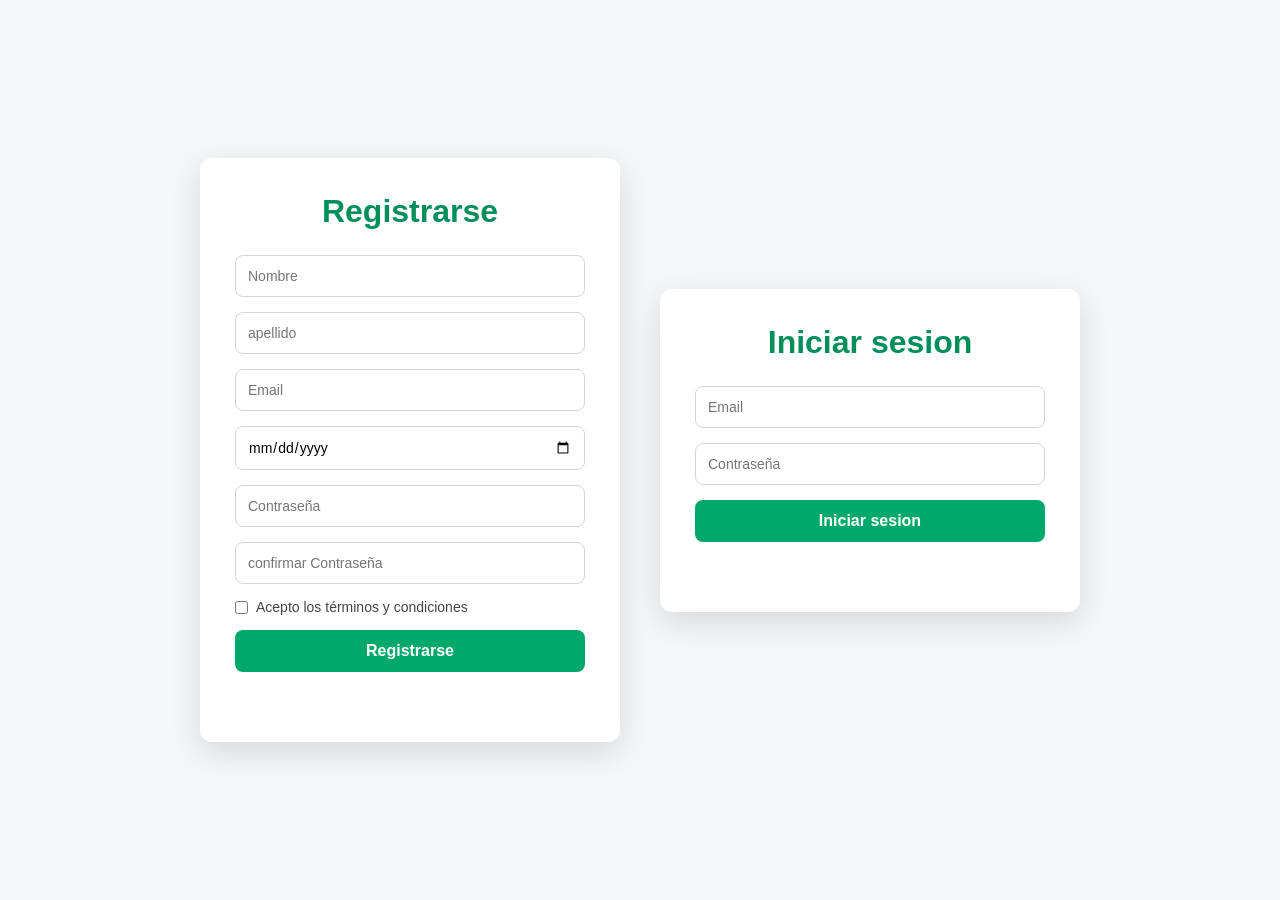
<file: index.html>
<!DOCTYPE html>
<html lang="es">
<head>
  <meta charset="UTF-8" />
  <meta name="viewport" content="width=device-width, initial-scale=1.0" />
  <title>Feria Digital - Iniciar Sesión</title>
  <link rel="stylesheet" href="style.css">
</head>

<body>

 <!-- FORMULARIO DE REGISTRO -->
<div class="registro-container">
  <h2>Registrarse</h2>
  <form id="formRegistro">
    <input type="text" id="nombre-registro" placeholder="Nombre" required>
    <input type="text" id="apellido-registro" placeholder="apellido" required>
    <input type="email" id="email-registro" placeholder="Email" required>
    <input type="date" id="fechaDeNacimiento-registro" placeholder="fecha de nacimiento" required>

    <input type="password" id="password-registro" placeholder="Contraseña" required>
    <input type="password" id="password-confirmation-registro" placeholder="confirmar Contraseña" required>
    <label>
        <input type="checkbox" id="terminos" >Acepto los términos y condiciones
        
    </label>
    <button type="submit">Registrarse</button>
  </form>
  <div id="mensaje-registro"></div>
</div>

 <!-- FORMULARIO DE LOGIN -->

<div class="login-container">
  <h2>Iniciar sesion</h2>
  <form id="formLogin">
    <input type="email" id="email-login" placeholder="Email" required>
    <input type="password" id="password-login" placeholder="Contraseña" required>
     <button type="submit">Iniciar sesion</button>
  </form>
    <div id="mensaje-login"></div>

</div>

<script src="app.js"></script>
</body>
</html>
</file>
<file: style.css>
*{
    margin: 0;
    padding: 0;
    box-sizing: border-box;
    font-family: Arial, Helvetica, sans-serif;
}

body{
    min-height: 100vh;
    background: #f4f6f8;
    display: flex;
    justify-content: center;
    align-items: center;
    gap: 40px;
    padding: 30px;
    flex-wrap: wrap;
}

/* Tarjetas */
.registro-container,
.login-container{
    background: white;
    width: 420px;
    padding: 35px;
    border-radius: 12px;
    box-shadow: 0 10px 30px rgba(0,0,0,.12);
}

/* Titulos */
.registro-container h2,
.login-container h2{
    text-align: center;
    margin-bottom: 25px;
    color: #008f5a;
    font-size: 2rem;
}

/* Formularios */
form{
    display: flex;
    flex-direction: column;
    gap: 15px;
}

/* Inputs */
input[type="text"],
input[type="email"],
input[type="password"],
input[type="date"]{
    width: 100%;
    padding: 12px;
    border: 1px solid #d5d5d5;
    border-radius: 8px;
    font-size: 14px;
    transition: .3s;
}

input:focus{
    outline: none;
    border-color: #00a86b;
    box-shadow: 0 0 5px rgba(0,168,107,.3);
}

/* Checkbox */
label{
    display: flex;
    align-items: center;
    gap: 8px;
    font-size: 14px;
    color: #444;
}

/* Botones */
button{
    padding: 12px;
    border: none;
    border-radius: 8px;
    background: #00a86b;
    color: white;
    font-size: 16px;
    font-weight: bold;
    cursor: pointer;
    transition: .3s;
}

button:hover{
    background: #008f5a;
}

/* Mensajes */
#mensaje-registro,
#mensaje-login{
    margin-top: 15px;
    padding: 10px;
    border-radius: 8px;
    text-align: center;
    font-weight: bold;
}

/* Mensaje de error */
.error{
    background: #ffe6e6;
    color: #cc0000;
}

/* Mensaje de éxito */
.exito{
    background: #e7fff2;
    color: #008f5a;
}

/* Responsive */
@media(max-width: 950px){

    body{
        flex-direction: column;
    }

    .registro-container,
    .login-container{
        width: 100%;
        max-width: 500px;
    }

}
</file>
